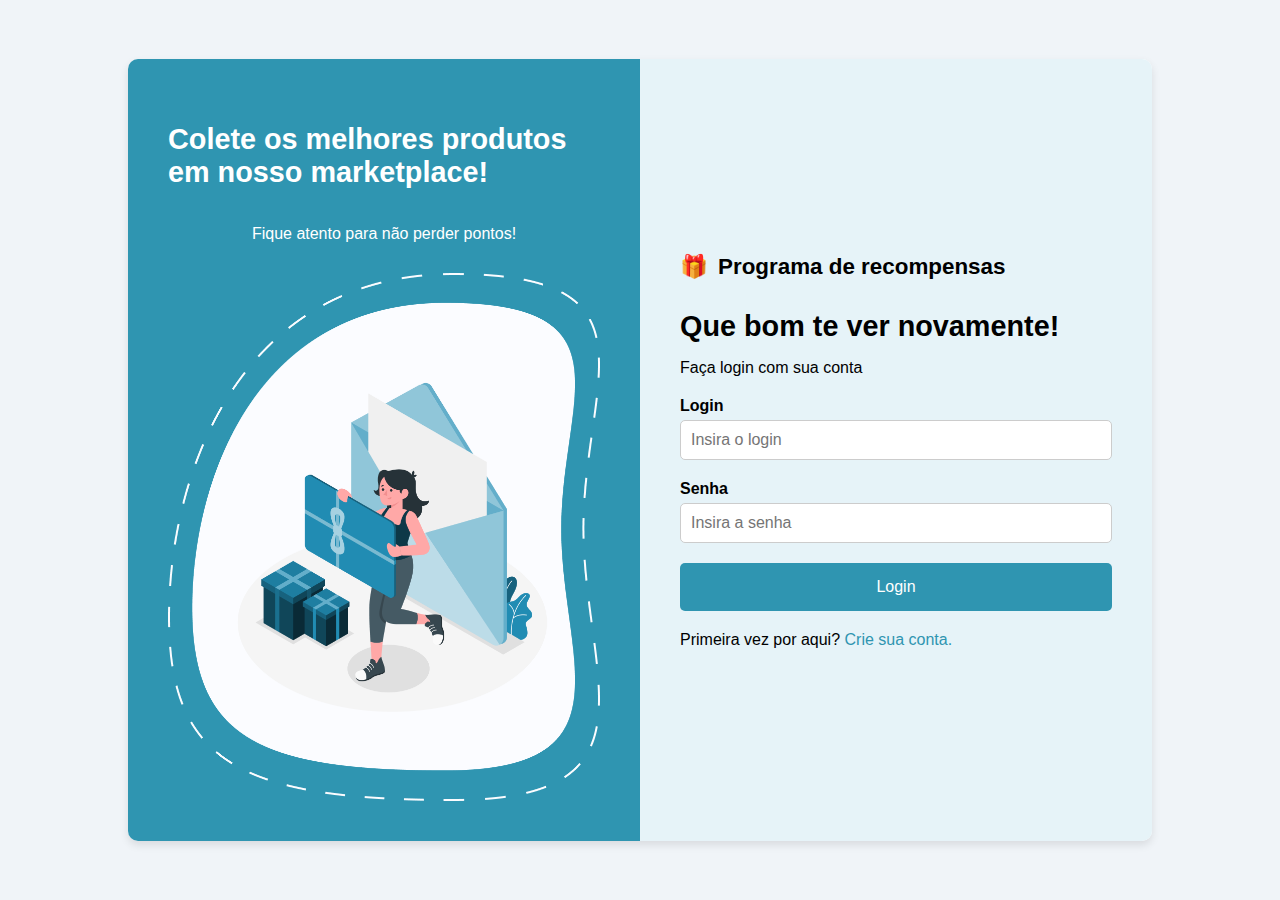
<file: index.html>
<!DOCTYPE html>
<html lang="pt-br">
<head>
    <meta charset="UTF-8">
    <meta name="viewport" content="width=device-width, initial-scale=1.0">
    <link rel="stylesheet" href="css/styles.css">
    <title>Marketplace Login</title>
</head>
<body>
    <div class="container">
        <div class="left-panel">
            <h2>Colete os melhores produtos em nosso marketplace!</h2>
            <p>Fique atento para não perder pontos!</p>
            <img src="image.png" alt="Mulher com presentes">
        </div>
        <div class="right-panel">
            <div class="login-box">
                <div class="header">
                    <h3><span class="icon">🎁</span> Programa de recompensas</h3>
                </div>
                <h2>Que bom te ver novamente!</h2>
                <p>Faça login com sua conta</p>
                <form>
                    <label for="login">Login</label>
                    <input type="text" id="login" name="login" placeholder="Insira o login">
                    <label for="senha">Senha</label>
                    <input type="password" id="senha" name="senha" placeholder="Insira a senha">
                    <button type="submit">Login</button>
                </form>
                <p class="signup">Primeira vez por aqui? <a href="#">Crie sua conta.</a></p>
            </div>
        </div>
    </div>
</body>
</html>
</file>
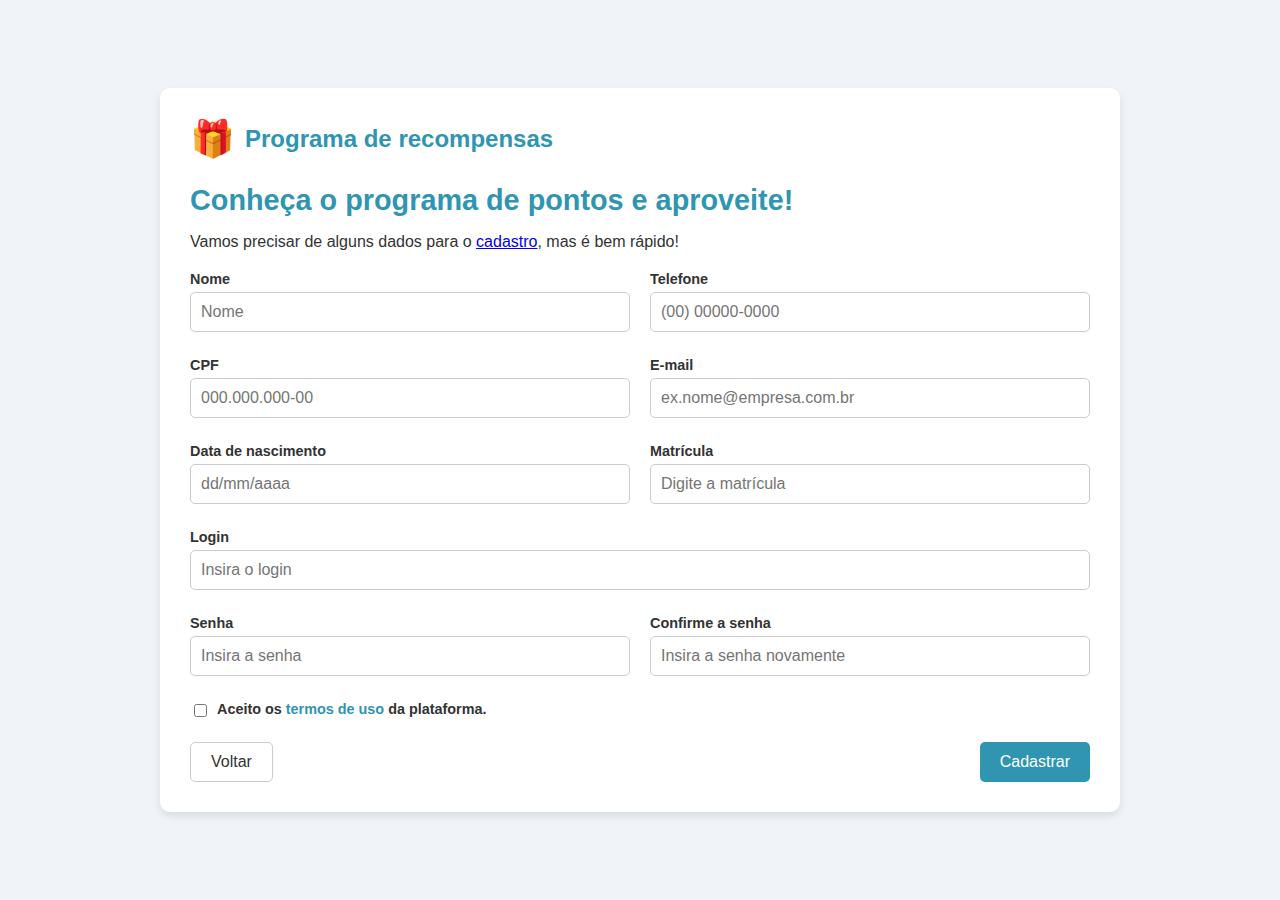
<file: cadastro.html>
<!DOCTYPE html>
<html lang="pt-br">
<head>
    <meta charset="UTF-8">
    <meta name="viewport" content="width=device-width, initial-scale=1.0">
    <link rel="stylesheet" href="css/cadastro.css">
    <title>Cadastro Programa de Recompensas</title>
</head>
<body>
    <div class="container">
        <div class="header">
            <h3><span class="icon">🎁</span> Programa de recompensas</h3>
        </div>
        <div class="form-container">
            <h2>Conheça o programa de pontos e aproveite!</h2>
            <p>Vamos precisar de alguns dados para o <a href="#">cadastro</a>, mas é bem rápido!</p>
            <form>
                <div class="form-group">
                    <div class="form-item">
                        <label for="nome">Nome</label>
                        <input type="text" id="nome" name="nome" placeholder="Nome">
                    </div>
                    <div class="form-item">
                        <label for="telefone">Telefone</label>
                        <input type="text" id="telefone" name="telefone" placeholder="(00) 00000-0000">
                    </div>
                </div>
                <div class="form-group">
                    <div class="form-item">
                        <label for="cpf">CPF</label>
                        <input type="text" id="cpf" name="cpf" placeholder="000.000.000-00">
                    </div>
                    <div class="form-item">
                        <label for="email">E-mail</label>
                        <input type="email" id="email" name="email" placeholder="ex.nome@empresa.com.br">
                    </div>
                </div>
                <div class="form-group">
                    <div class="form-item">
                        <label for="data-nascimento">Data de nascimento</label>
                        <input type="text" id="data-nascimento" name="data-nascimento" placeholder="dd/mm/aaaa">
                    </div>
                    <div class="form-item">
                        <label for="matricula">Matrícula</label>
                        <input type="text" id="matricula" name="matricula" placeholder="Digite a matrícula">
                    </div>
                </div>
                <div class="form-group">
                    <div class="form-item">
                        <label for="login">Login</label>
                        <input type="text" id="login" name="login" placeholder="Insira o login">
                    </div>
                </div>
                <div class="form-group">
                    <div class="form-item">
                        <label for="senha">Senha</label>
                        <input type="password" id="senha" name="senha" placeholder="Insira a senha">
                    </div>
                    <div class="form-item">
                        <label for="confirma-senha">Confirme a senha</label>
                        <input type="password" id="confirma-senha" name="confirma-senha" placeholder="Insira a senha novamente">
                    </div>
                </div>
                <div class="form-check">
                    <input type="checkbox" id="termos" name="termos">
                    <label for="termos">Aceito os <a href="#">termos de uso</a> da plataforma.</label>
                </div>
                <div class="form-buttons">
                    <button type="button" class="btn-back">Voltar</button>
                    <button type="submit" class="btn-submit">Cadastrar</button>
                </div>
            </form>
        </div>
    </div>
</body>
</html>
</file>
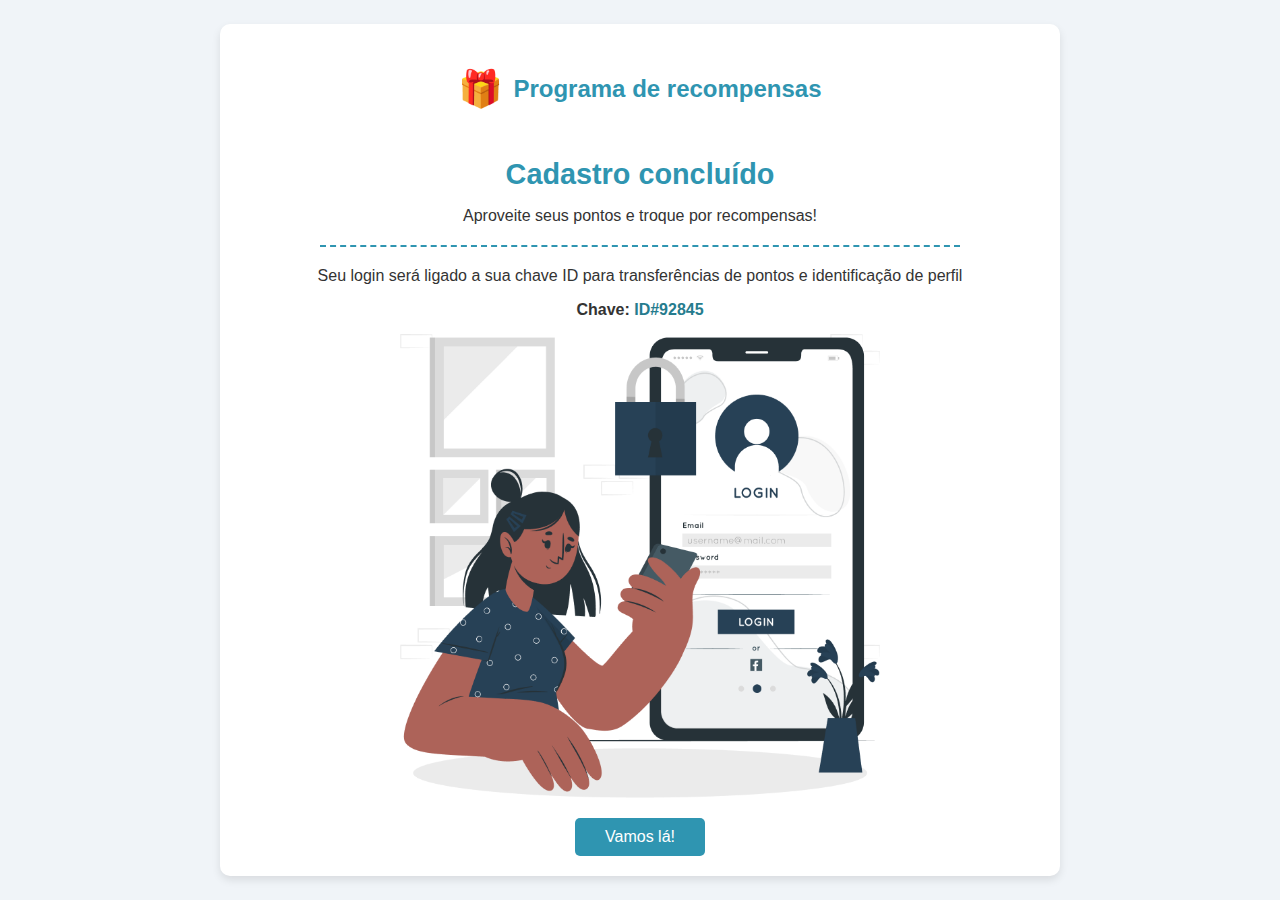
<file: confirmacao.html>
<!DOCTYPE html>
<html lang="pt-br">
<head>
    <meta charset="UTF-8">
    <meta name="viewport" content="width=device-width, initial-scale=1.0">
    <link rel="stylesheet" href="css/confirmation.css">
    <title>Cadastro Concluído</title>
</head>
<body>
    <div class="container">
        <div class="header">
            <h3><span class="icon">🎁</span> Programa de recompensas</h3>
        </div>
        <div class="confirmation-box">
            <h2>Cadastro concluído</h2>
            <p>Aproveite seus pontos e troque por recompensas!</p>
            <hr class="divider">
            <p>Seu login será ligado a sua chave ID para transferências de pontos e identificação de perfil</p>
            <p class="chave-id">Chave: <span class="id">ID#92845</span></p>
            <div class="image-wrapper">
                <img src="garota.png" alt="Imagem da garota" class="confirmation-image">
            </div>
            <button type="button" class="btn-go">Vamos lá!</button>
        </div>
    </div>
</body>
</html>
</file>
<file: css/styles.css>
body {
    font-family: Arial, sans-serif;
    background-color: #f0f4f8;
    margin: 0;
    padding: 0;
    display: flex;
    align-items: center;
    justify-content: center;
    height: 100vh;
}

.container {
    display: flex;
    width: 80%;
    max-width: 1200px;
    background-color: #ffffff;
    box-shadow: 0 4px 8px rgba(0, 0, 0, 0.1);
    border-radius: 10px;
    overflow: hidden;
}

.left-panel {
    width: 50%;
    background-color: #2f95b1;
    color: white;
    padding: 40px;
    display: flex;
    flex-direction: column;
    justify-content: center;
    align-items: center;
}

.left-panel h2 {
    font-size: 1.8em;
    margin-bottom: 20px;
}

.left-panel p {
    font-size: 1em;
    margin-bottom: 30px;
}

.left-panel img {
    max-width: 100%;
    height: auto;
}

.right-panel {
    width: 50%;
    padding: 40px;
    display: flex;
    flex-direction: column;
    justify-content: center;
    background-color: #e6f3f8;
}

.login-box {
    width: 100%;
}

.header h3 {
    display: flex;
    align-items: center;
    font-size: 1.4em;
    margin-bottom: 30px;
}

.header .icon {
    margin-right: 10px;
}

.login-box h2 {
    font-size: 1.8em;
    margin-bottom: 10px;
}

.login-box p {
    font-size: 1em;
    margin-bottom: 20px;
}

form {
    display: flex;
    flex-direction: column;
}

form label {
    margin-bottom: 5px;
    font-weight: bold;
}

form input {
    padding: 10px;
    margin-bottom: 20px;
    border: 1px solid #ccc;
    border-radius: 5px;
    font-size: 1em;
}

button[type="submit"] {
    padding: 15px;
    border: none;
    background-color: #2f95b1;
    color: white;
    font-size: 1em;
    border-radius: 5px;
    cursor: pointer;
}

button[type="submit"]:hover {
    background-color: #267c8e;
}

.signup {
    margin-top: 20px;
    font-size: 0.9em;
}

.signup a {
    color: #2f95b1;
    text-decoration: none;
}

.signup a:hover {
    text-decoration: underline;
}
</file>
<file: css/cadastro.css>
body {
    font-family: Arial, sans-serif;
    background-color: #f0f4f8;
    margin: 0;
    padding: 0;
    display: flex;
    align-items: center;
    justify-content: center;
    height: 100vh;
}

.container {
    width: 90%;
    max-width: 900px;
    background-color: #ffffff;
    box-shadow: 0 4px 8px rgba(0, 0, 0, 0.1);
    border-radius: 10px;
    overflow: hidden;
    padding: 30px;
    position: relative;
}

.header {
    display: flex;
    align-items: center;
    margin-bottom: 20px;
}

.header h3 {
    font-size: 1.5em;
    color: #2f95b1;
    margin: 0;
    display: flex;
    align-items: center;
}

.header .icon {
    margin-right: 10px;
    font-size: 1.5em;
}

.form-container h2 {
    font-size: 1.8em;
    color: #2f95b1;
    margin-bottom: 10px;
}

.form-container p {
    font-size: 1em;
    color: #333;
    margin-bottom: 20px;
}

.form-group {
    display: flex;
    gap: 20px;
    margin-bottom: 20px;
}

.form-item {
    flex: 1;
    display: flex;
    flex-direction: column;
}

form label {
    margin-bottom: 5px;
    font-weight: bold;
    font-size: 0.9em;
    color: #333;
}

form input {
    padding: 10px;
    margin-bottom: 5px;
    border: 1px solid #ccc;
    border-radius: 5px;
    font-size: 1em;
}

.form-check {
    display: flex;
    align-items: center;
    margin-bottom: 20px;
}

.form-check input[type="checkbox"] {
    margin-right: 10px;
}

.form-check label {
    font-size: 0.9em;
    color: #333;
}

.form-check a {
    color: #2f95b1;
    text-decoration: none;
}

.form-check a:hover {
    text-decoration: underline;
}

.form-buttons {
    display: flex;
    justify-content: space-between;
    margin-top: 20px;
}

button.btn-back {
    padding: 10px 20px;
    border: 1px solid #ccc;
    background-color: #ffffff;
    color: #333;
    font-size: 1em;
    border-radius: 5px;
    cursor: pointer;
}

button.btn-back:hover {
    background-color: #f0f4f8;
}

button.btn-submit {
    padding: 10px 20px;
    border: none;
    background-color: #2f95b1;
    color: white;
    font-size: 1em;
    border-radius: 5px;
    cursor: pointer;
}

button.btn-submit:hover {
    background-color: #267c8e;
}
</file>
<file: css/confirmation.css>
body {
    font-family: Arial, sans-serif;
    background-color: #f0f4f8;
    margin: 0;
    padding: 0;
    display: flex;
    align-items: center;
    justify-content: center;
    height: 100vh;
}

.container {
    width: 90%;
    max-width: 800px;
    background-color: #ffffff;
    box-shadow: 0 4px 8px rgba(0, 0, 0, 0.1);
    border-radius: 10px;
    padding: 20px;
    text-align: center;
}

.header {
    display: flex;
    align-items: center;
    justify-content: center;
    margin-bottom: 20px;
}

.header h3 {
    font-size: 1.5em;
    color: #2f95b1;
    display: flex;
    align-items: center;
}

.header .icon {
    margin-right: 10px;
    font-size: 1.5em;
}

.confirmation-box h2 {
    font-size: 1.8em;
    color: #2f95b1;
    margin-bottom: 10px;
}

.confirmation-box p {
    font-size: 1em;
    color: #333;
    margin-bottom: 15px;
}

.divider {
    width: 80%;
    margin: 20px auto;
    border: none;
    border-top: 2px dashed #2f95b1;
}

.chave-id {
    font-weight: bold;
    color: #2f95b1;
    margin-bottom: 20px;
}

.id {
    color: #267c8e;
}

.image-wrapper {
    display: flex;
    justify-content: center;
    margin-bottom: 20px;
}

.confirmation-image {
    max-width: 60%;
    height: auto;
}

.btn-go {
    padding: 10px 30px;
    background-color: #2f95b1;
    color: white;
    border: none;
    border-radius: 5px;
    cursor: pointer;
    font-size: 1em;
}

.btn-go:hover {
    background-color: #267c8e;
}
</file>
